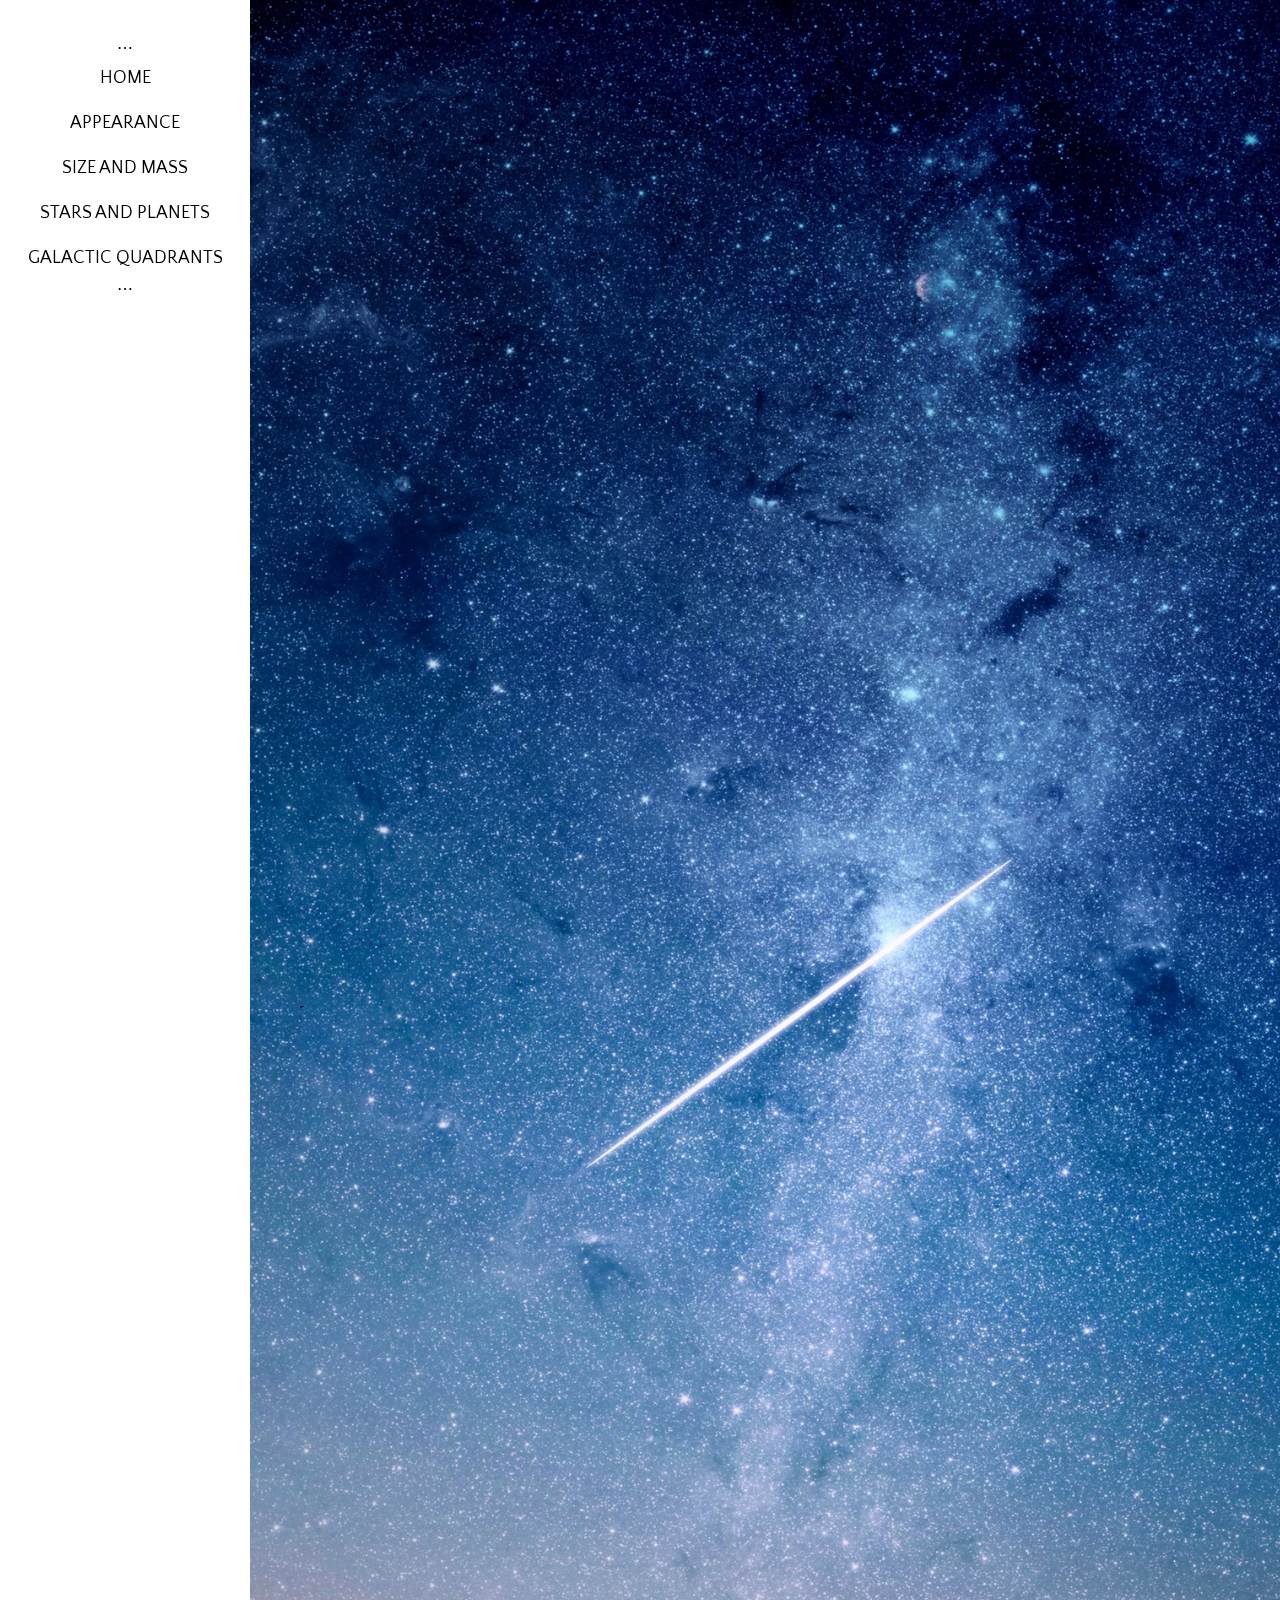
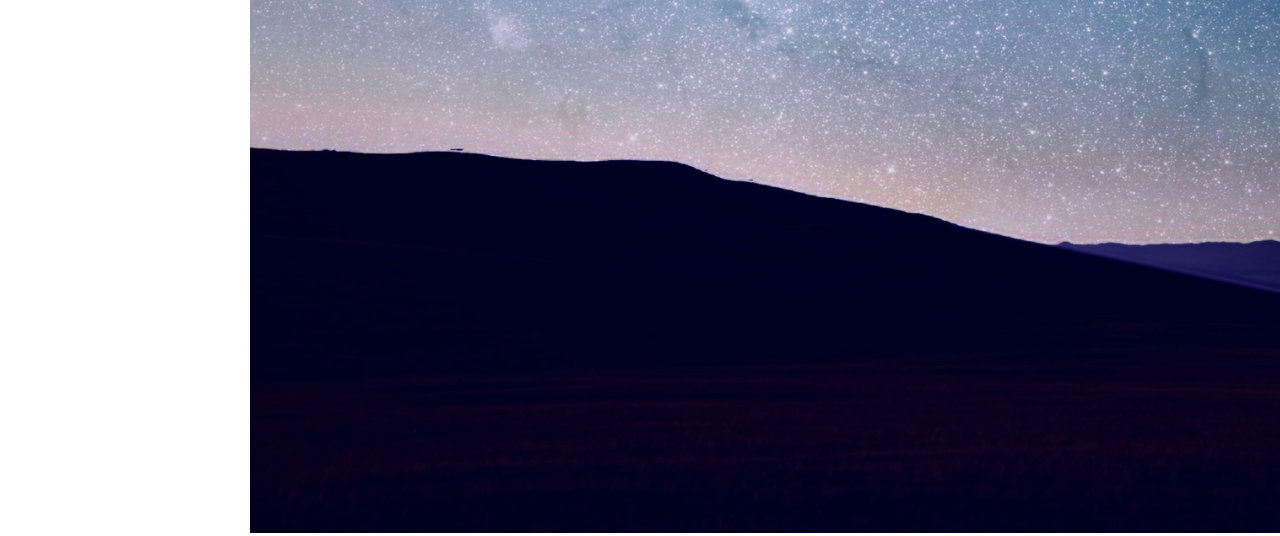
<file: index.html>
<!DOCTYPE HTML>
<html>
  <head>
  <link rel="stylesheet" type="text/css" href="style.css">
  <link href='http://fonts.googleapis.com/css?family=Quattrocento:400,700|Quattrocento+Sans:400,400italic,700,700italic' rel='stylesheet' type='text/css'>
  <title>The Milky Way</title>
  </head>
  <body>
    <header class="left-navigation">
      <nav role="navigation">
        <p></p>
        <ul class="primary-navigation">
          <li><a href="index.html">home</a></li>
          <li><a href="appearance.html" onclick="getAppearance()">appearance</a></li>
          <li><a href="size.html" onclick="getSizeMass()">size and mass</a></li>
          <li><a href="stars.html" onclick="getStarsPlanets()">stars and planets</a></li>
          <li><a href="galactic.html" onclick="getGalacticQuad()">galactic quadrants</a></li>
        </ul>
      </nav>
      </header>
    <section>
       <img src="milkyway.jpeg" alt="the milky way" width="1400"/>
    </section>                                                                                                          
   </body>
</html>
</file>
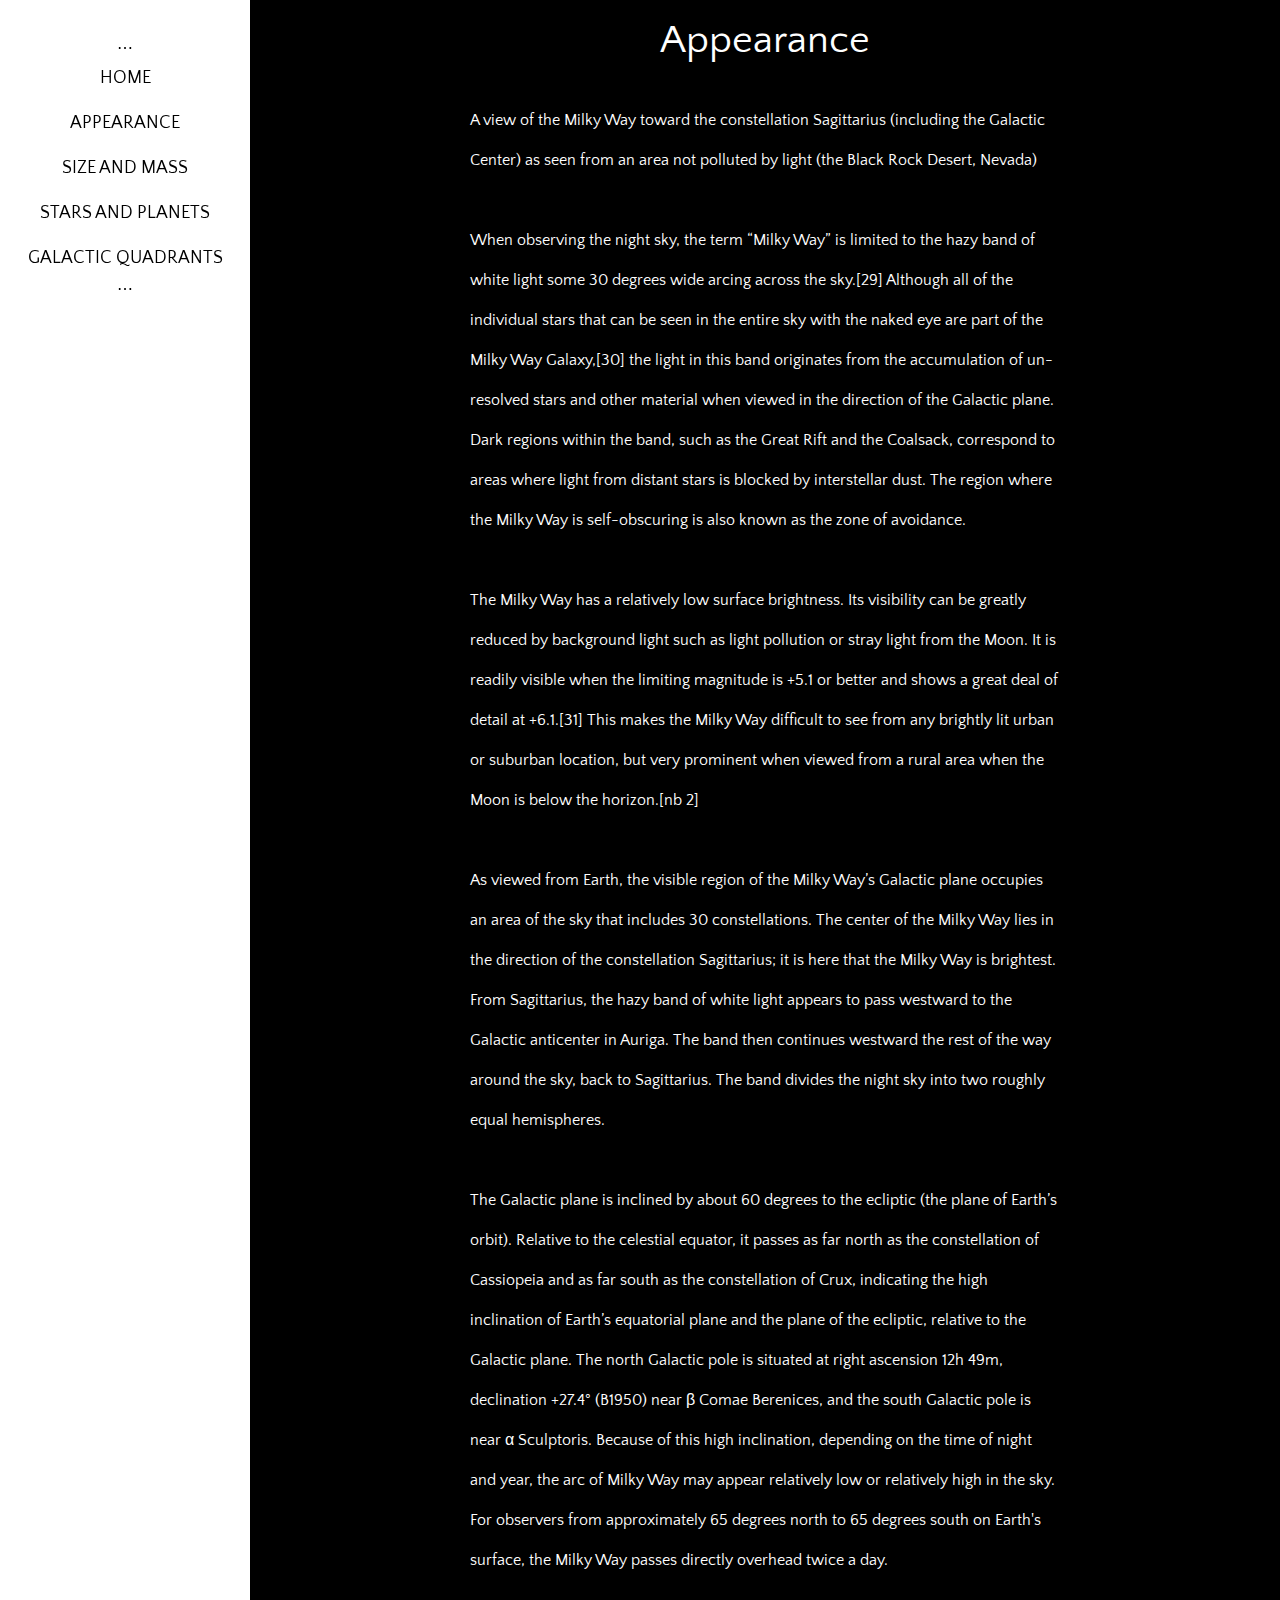
<file: appearance.html>
<!DOCTYPE HTML>
<html>
  <head>
  <link rel="stylesheet" type="text/css" href="style.css">
  <link href='http://fonts.googleapis.com/css?family=Quattrocento:400,700|Quattrocento+Sans:400,400italic,700,700italic' rel='stylesheet' type='text/css'>
  <title>The Milky Way</title>
  </head>
  <body>
    <header class="left-navigation">
      <nav role="navigation">
        <p></p>
        <ul>
          <li><a href="index.html">home</a></li>
          <li><a href="appearance.html" onclick="getAppearance()">appearance</a></li>
          <li><a href="size.html" onclick="getSizeMass()">size and mass</a></li>
          <li><a href="stars.html" onclick="getStarsPlanets()">stars and planets</a></li>
          <li><a href="galactic.html" onclick="getGalacticQuad()">galactic quadrants</a></li>
        </ul>
      </nav>
      </header>
    <section class="content">

       <h1>Appearance</h1>
        <p>A view of the Milky Way toward the constellation Sagittarius (including the Galactic Center) as seen from an area not polluted by light (the Black Rock Desert, Nevada)</p>

        <p>When observing the night sky, the term “Milky Way” is limited to the hazy band of white light some 30 degrees wide arcing across the sky.[29] Although all of the individual stars that can be seen in the entire sky with the naked eye are part of the Milky Way Galaxy,[30] the light in this band originates from the accumulation of un-resolved stars and other material when viewed in the direction of the Galactic plane. Dark regions within the band, such as the Great Rift and the Coalsack, correspond to areas where light from distant stars is blocked by interstellar dust. The region where the Milky Way is self-obscuring is also known as the zone of avoidance.</p>

        <p>The Milky Way has a relatively low surface brightness. Its visibility can be greatly reduced by background light such as light pollution or stray light from the Moon. It is readily visible when the limiting magnitude is +5.1 or better and shows a great deal of detail at +6.1.[31] This makes the Milky Way difficult to see from any brightly lit urban or suburban location, but very prominent when viewed from a rural area when the Moon is below the horizon.[nb 2]</p>

        <p>As viewed from Earth, the visible region of the Milky Way’s Galactic plane occupies an area of the sky that includes 30 constellations. The center of the Milky Way lies in the direction of the constellation Sagittarius; it is here that the Milky Way is brightest. From Sagittarius, the hazy band of white light appears to pass westward to the Galactic anticenter in Auriga. The band then continues westward the rest of the way around the sky, back to Sagittarius. The band divides the night sky into two roughly equal hemispheres.</p>

        <p>The Galactic plane is inclined by about 60 degrees to the ecliptic (the plane of Earth’s orbit). Relative to the celestial equator, it passes as far north as the constellation of Cassiopeia and as far south as the constellation of Crux, indicating the high inclination of Earth’s equatorial plane and the plane of the ecliptic, relative to the Galactic plane. The north Galactic pole is situated at right ascension 12h 49m, declination +27.4° (B1950) near β Comae Berenices, and the south Galactic pole is near α Sculptoris. Because of this high inclination, depending on the time of night and year, the arc of Milky Way may appear relatively low or relatively high in the sky. For observers from approximately 65 degrees north to 65 degrees south on Earth's surface, the Milky Way passes directly overhead twice a day.</p>
    </section>

   </body>
</html>
</file>
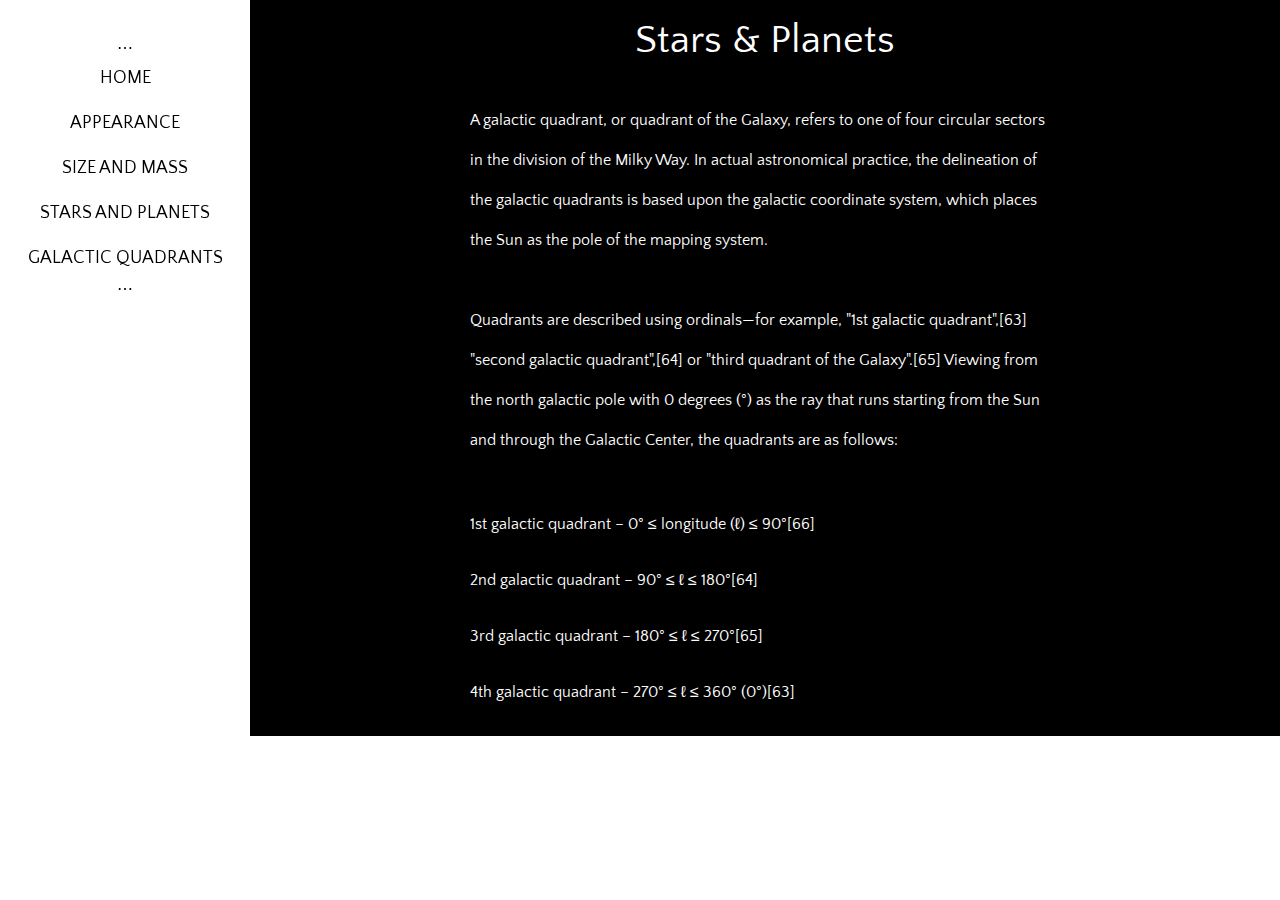
<file: galactic.html>
<!DOCTYPE HTML>
<html>
  <head>
  <link rel="stylesheet" type="text/css" href="style.css">
  <link href='http://fonts.googleapis.com/css?family=Quattrocento:400,700|Quattrocento+Sans:400,400italic,700,700italic' rel='stylesheet' type='text/css'>
  <title>The Milky Way</title>
  </head>
  <body>
    <header class="left-navigation">
      <nav role="navigation">
        <p></p>
        <ul class="primary-navigation">
          <li><a href="index.html">home</a></li>
          <li><a href="appearance.html" onclick="getAppearance()">appearance</a></li>
          <li><a href="size.html" onclick="getSizeMass()">size and mass</a></li>
          <li><a href="stars.html" onclick="getStarsPlanets()">stars and planets</a></li>
          <li><a href="galactic.html" onclick="getGalacticQuad()">galactic quadrants</a></li>
        </ul>
      </nav>
      </header>
    <section class="content">
       <h1>Stars &amp; Planets</h1>
     <p> A galactic quadrant, or quadrant of the Galaxy, refers to one of four circular sectors in the division of the Milky Way. In actual astronomical practice, the delineation of the galactic quadrants is based upon the galactic coordinate system, which places the Sun as the pole of the mapping system.</p>

      <p>Quadrants are described using ordinals—for example, "1st galactic quadrant",[63] "second galactic quadrant",[64] or "third quadrant of the Galaxy".[65] Viewing from the north galactic pole with 0 degrees (°) as the ray that runs starting from the Sun and through the Galactic Center, the quadrants are as follows:</p>
      
      <ul>
        <li>1st galactic quadrant – 0° ≤ longitude (ℓ) ≤ 90°[66]</li>
        <li> 2nd galactic quadrant – 90° ≤ ℓ ≤ 180°[64]</li>
        <li>3rd galactic quadrant – 180° ≤ ℓ ≤ 270°[65]</li>
        <li>4th galactic quadrant – 270° ≤ ℓ ≤ 360° (0°)[63]</li>
      </ul>
    </section>                                                                                                          
   </body>
</html>
</file>
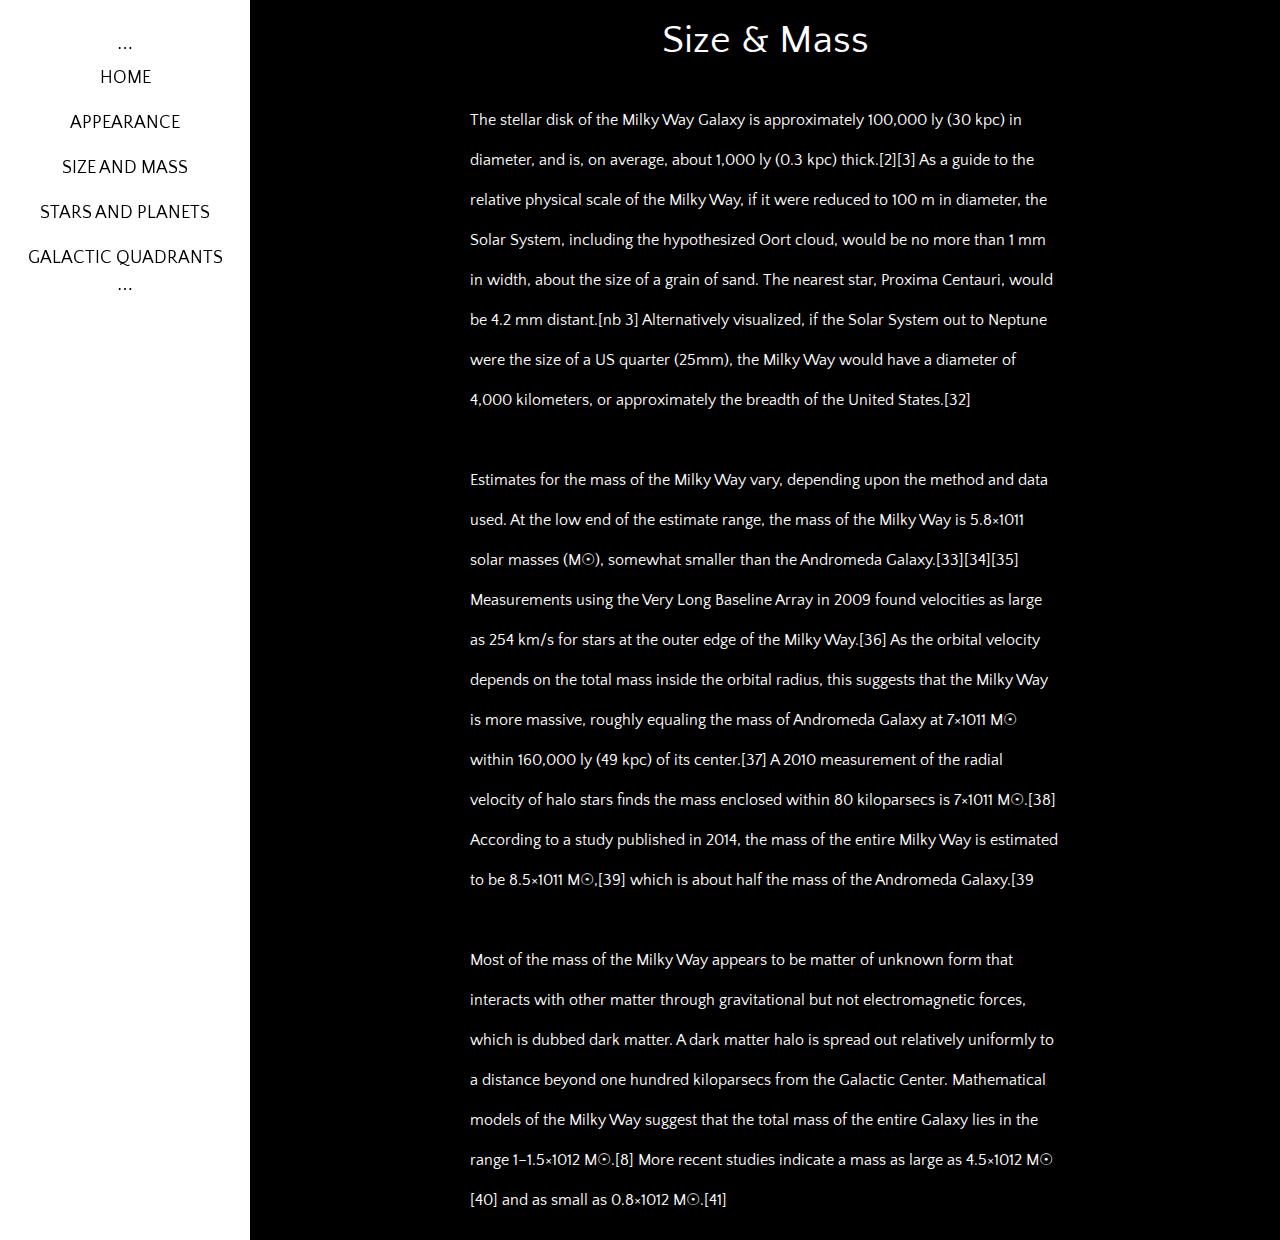
<file: size.html>
<!DOCTYPE HTML>
<html>
  <head>
  <link rel="stylesheet" type="text/css" href="style.css">
  <link href='http://fonts.googleapis.com/css?family=Quattrocento:400,700|Quattrocento+Sans:400,400italic,700,700italic' rel='stylesheet' type='text/css'>
  <title>The Milky Way</title>
  </head>
  <body>
    <header class="left-navigation">
      <nav role="navigation">
        <p></p>
        <ul class="primary-navigation">
          <li><a href="index.html">home</a></li>
           <li><a href="appearance.html" onclick="getAppearance()">appearance</a></li>
          <li><a href="size.html" onclick="getSizeMass()">size and mass</a></li>
          <li><a href="stars.html" onclick="getStarsPlanets()">stars and planets</a></li>
          <li><a href="galactic.html" onclick="getGalacticQuad()">galactic quadrants</a></li>
        </ul>
      </nav>
      </header>
    <section class="content">
       <h1>Size &amp; Mass</h1>
       <p>The stellar disk of the Milky Way Galaxy is approximately 100,000 ly (30 kpc) in diameter, and is, on average, about 1,000 ly (0.3 kpc) thick.[2][3] As a guide to the relative physical scale of the Milky Way, if it were reduced to 100 m in diameter, the Solar System, including the hypothesized Oort cloud, would be no more than 1 mm in width, about the size of a grain of sand. The nearest star, Proxima Centauri, would be 4.2 mm distant.[nb 3] Alternatively visualized, if the Solar System out to Neptune were the size of a US quarter (25mm), the Milky Way would have a diameter of 4,000 kilometers, or approximately the breadth of the United States.[32]</p>

      <p> Estimates for the mass of the Milky Way vary, depending upon the method and data used. At the low end of the estimate range, the mass of the Milky Way is 5.8×1011 solar masses (M☉), somewhat smaller than the Andromeda Galaxy.[33][34][35] Measurements using the Very Long Baseline Array in 2009 found velocities as large as 254 km/s for stars at the outer edge of the Milky Way.[36] As the orbital velocity depends on the total mass inside the orbital radius, this suggests that the Milky Way is more massive, roughly equaling the mass of Andromeda Galaxy at 7×1011 M☉ within 160,000 ly (49 kpc) of its center.[37] A 2010 measurement of the radial velocity of halo stars finds the mass enclosed within 80 kiloparsecs is 7×1011 M☉.[38] According to a study published in 2014, the mass of the entire Milky Way is estimated to be 8.5×1011 M☉,[39] which is about half the mass of the Andromeda Galaxy.[39</p>
    
      <p>Most of the mass of the Milky Way appears to be matter of unknown form that interacts with other matter through gravitational but not electromagnetic forces, which is dubbed dark matter. A dark matter halo is spread out relatively uniformly to a distance beyond one hundred kiloparsecs from the Galactic Center. Mathematical models of the Milky Way suggest that the total mass of the entire Galaxy lies in the range 1–1.5×1012 M☉.[8] More recent studies indicate a mass as large as 4.5×1012 M☉ [40] and as small as 0.8×1012 M☉.[41]</p>


    </section>                                                                                                          
   </body>
</html>
</file>
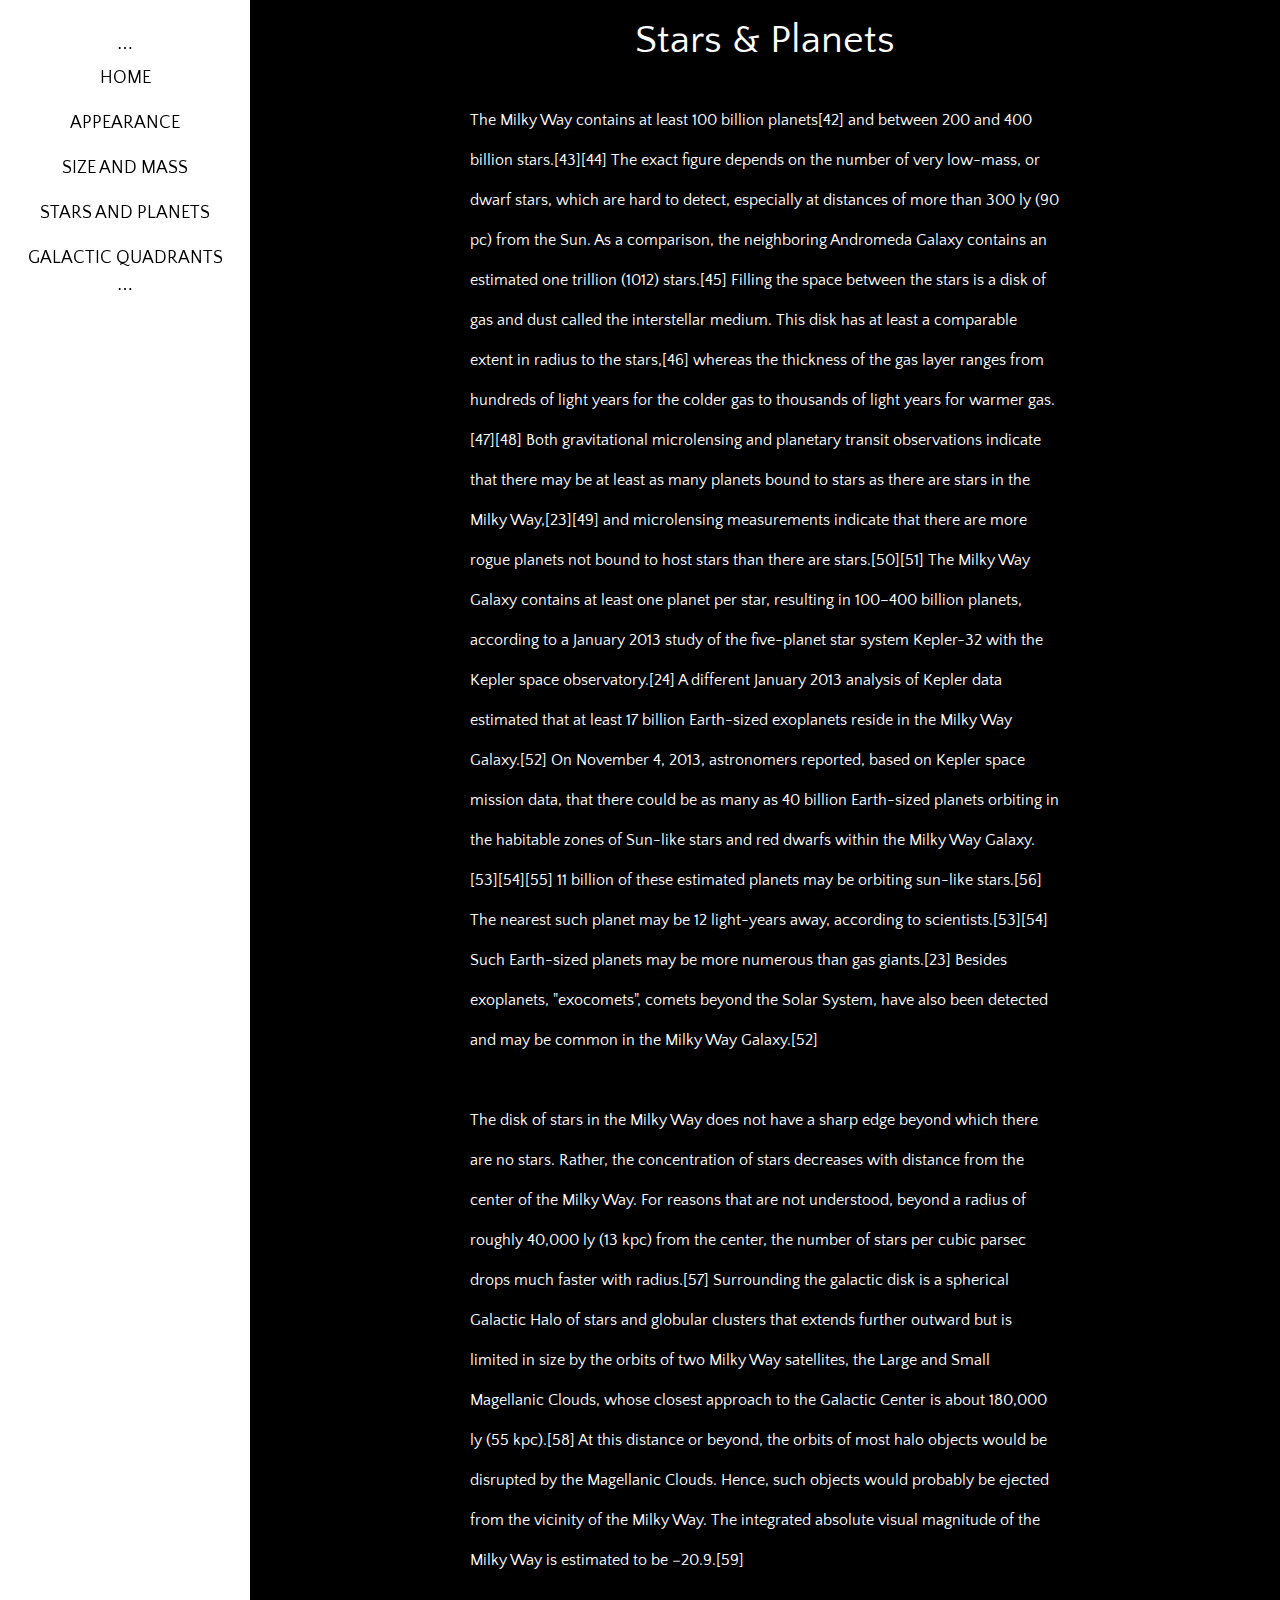
<file: stars.html>
<DOCTYPE! HTML>
<html>
  <head>
  <link rel="stylesheet" type="text/css" href="style.css">
  <link href='http://fonts.googleapis.com/css?family=Quattrocento:400,700|Quattrocento+Sans:400,400italic,700,700italic' rel='stylesheet' type='text/css'>
  <title>The Milky Way</title>
  </head>
  <body>
    <header class="left-navigation">
      <nav role="navigation">
        <p></p>
        <ul class="primary-navigation">
          <li><a href="index.html">home</a></li>
          <li><a href="appearance.html" onclick="getAppearance()">appearance</a></li>
          <li><a href="size.html" onclick="getSizeMass()">size and mass</a></li>
          <li><a href="stars.html" onclick="getStarsPlanets()">stars and planets</a></li>
          <li><a href="galactic.html" onclick="getGalacticQuad()">galactic quadrants</a></li>
        </ul>
      </nav>
      </header>
    <section class="content">
       <h1>Stars &amp; Planets</h1>
      <p> The Milky Way contains at least 100 billion planets[42] and between 200 and 400 billion stars.[43][44] The exact figure depends on the number of very low-mass, or dwarf stars, which are hard to detect, especially at distances of more than 300 ly (90 pc) from the Sun. As a comparison, the neighboring Andromeda Galaxy contains an estimated one trillion (1012) stars.[45] Filling the space between the stars is a disk of gas and dust called the interstellar medium. This disk has at least a comparable extent in radius to the stars,[46] whereas the thickness of the gas layer ranges from hundreds of light years for the colder gas to thousands of light years for warmer gas.[47][48] Both gravitational microlensing and planetary transit observations indicate that there may be at least as many planets bound to stars as there are stars in the Milky Way,[23][49] and microlensing measurements indicate that there are more rogue planets not bound to host stars than there are stars.[50][51] The Milky Way Galaxy contains at least one planet per star, resulting in 100–400 billion planets, according to a January 2013 study of the five-planet star system Kepler-32 with the Kepler space observatory.[24] A different January 2013 analysis of Kepler data estimated that at least 17 billion Earth-sized exoplanets reside in the Milky Way Galaxy.[52] On November 4, 2013, astronomers reported, based on Kepler space mission data, that there could be as many as 40 billion Earth-sized planets orbiting in the habitable zones of Sun-like stars and red dwarfs within the Milky Way Galaxy.[53][54][55] 11 billion of these estimated planets may be orbiting sun-like stars.[56] The nearest such planet may be 12 light-years away, according to scientists.[53][54] Such Earth-sized planets may be more numerous than gas giants.[23] Besides exoplanets, "exocomets", comets beyond the Solar System, have also been detected and may be common in the Milky Way Galaxy.[52]</p>

     <p> The disk of stars in the Milky Way does not have a sharp edge beyond which there are no stars. Rather, the concentration of stars decreases with distance from the center of the Milky Way. For reasons that are not understood, beyond a radius of roughly 40,000 ly (13 kpc) from the center, the number of stars per cubic parsec drops much faster with radius.[57] Surrounding the galactic disk is a spherical Galactic Halo of stars and globular clusters that extends further outward but is limited in size by the orbits of two Milky Way satellites, the Large and Small Magellanic Clouds, whose closest approach to the Galactic Center is about 180,000 ly (55 kpc).[58] At this distance or beyond, the orbits of most halo objects would be disrupted by the Magellanic Clouds. Hence, such objects would probably be ejected from the vicinity of the Milky Way. The integrated absolute visual magnitude of the Milky Way is estimated to be −20.9.[59]</p>
    </section>                                                                                                          
   </body>
</html>
</file>
<file: style.css>
/* http://meyerweb.com/eric/tools/css/reset/ 
   v2.0 | 20110126
   License: none (public domain)
*/

html, body, div, span, applet, object, iframe,
h1, h2, h3, h4, h5, h6, p, blockquote, pre,
a, abbr, acronym, address, big, cite, code,
del, dfn, em, img, ins, kbd, q, s, samp,
small, strike, strong, sub, sup, tt, var,
b, u, i, center,
dl, dt, dd, ol, ul, li,
fieldset, form, label, legend,
table, caption, tbody, tfoot, thead, tr, th, td,
article, aside, canvas, details, embed, 
figure, figcaption, footer, header, hgroup, 
menu, nav, output, ruby, section, summary,
time, mark, audio, video {
  margin: 0;
  padding: 0;
  border: 0;
  font-size: 100%;
  font: inherit;
  vertical-align: baseline;
}
/* HTML5 display-role reset for older browsers */
article, aside, details, figcaption, figure, 
footer, header, hgroup, menu, nav, section {
  display: block;
}
body {
  line-height: 1;
}
ol, ul {
  list-style: none;
}
blockquote, q {
  quotes: none;
}
blockquote:before, blockquote:after,
q:before, q:after {
  content: '';
  content: none;
}
table {
  border-collapse: collapse;
  border-spacing: 0;
}

/*Start custom styles*/

body{
  font-family: 'Quattrocento Sans', sans-serif;
  font-size:100%;
}
  
.left-navigation{
  position:fixed;
  z-index:2;
  width:250px;
  background:#fff;
  text-align: center;
}

ul:before,
ul:after
{
  content:"\22EF";
}

ul li{
  list-style: none;
}

ul li a{
  text-decoration: none;
  color:#000;
  text-transform:uppercase;
  font-size: 1.125em;
  line-height: 2.5em;
}


section{
  position: absolute;
  z-index: 3;
  top: 0;
  overflow: hidden;
  left: 250px;
}

h1{
  font-size:2.5em;
}

.content{
  background-color: #000;
}

p{
  color:#fff;
  line-height: 2.5em;
  padding: 20px 220px;
}

.content h1{
  color: #fff;
  padding: 20px;
  text-align:center;
}

.content img{
  position:absolute;
}

section ul li{
  text-decoration: none;
  color:#FFF;
  padding: 20px 220px;
}
</file>
